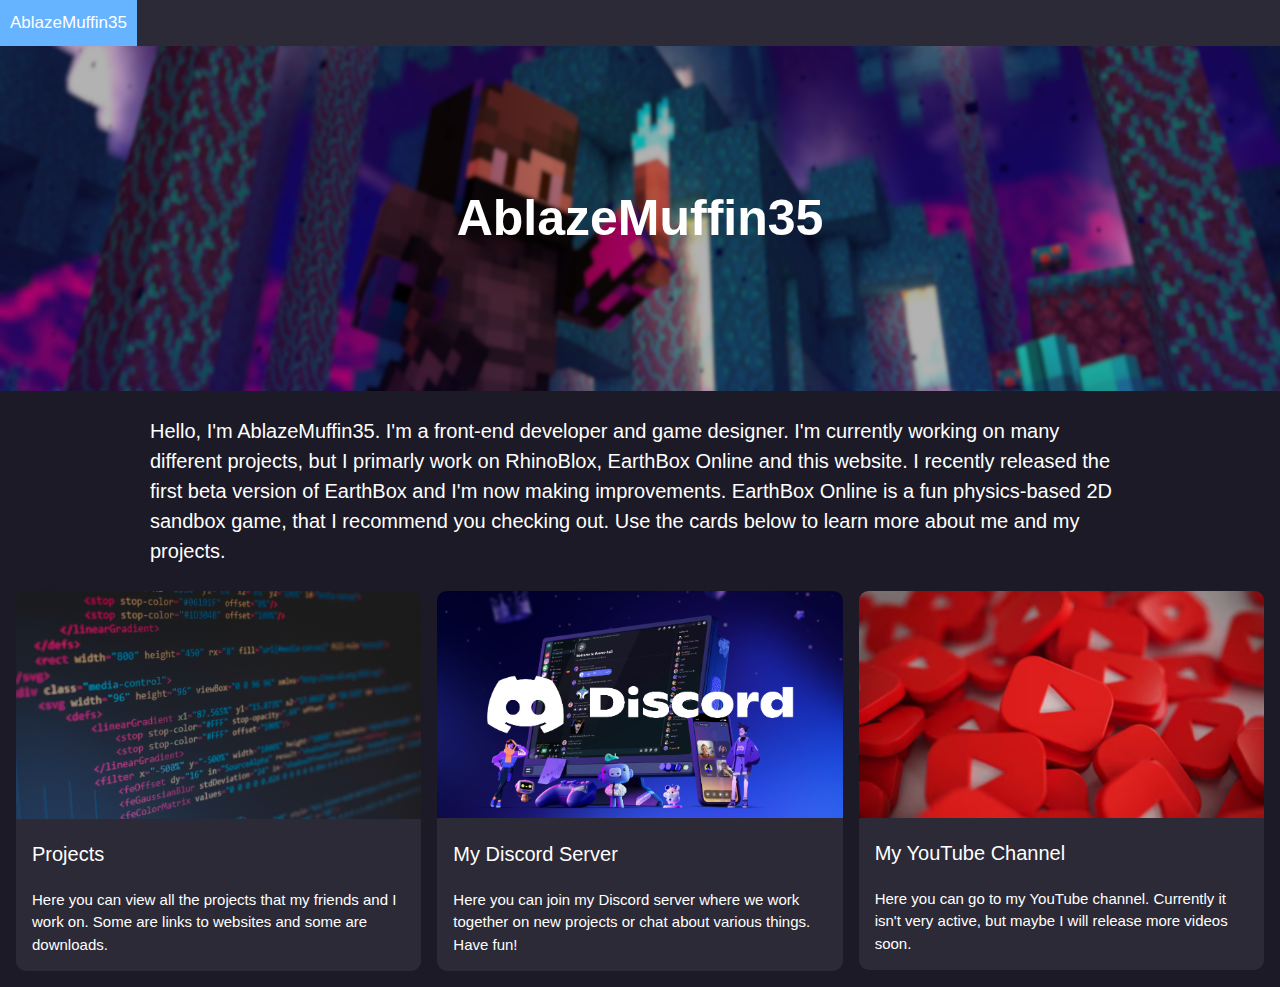
<file: index.html>
<!DOCTYPE html>
<html lang="en">
<head>
    <meta charset="UTF-8">
    <meta name="viewport" content="width=device-width, initial-scale=1.0">
    <link rel="stylesheet" href="https://www.w3schools.com/w3css/4/w3.css">
    <link rel="stylesheet" href="style.css">

    <title>AblazeMuffin35</title>
</head>
<body>
    <div class="topnav">
        <a class="active" href="#" onclick="location.reload()">AblazeMuffin35</a>
    </div>
    <div class="header">
        <h1>AblazeMuffin35</h1>
    </div>
    <div class="maincontainer">
      Hello, I'm AblazeMuffin35. I'm a front-end developer and game designer. I'm currently working on many different projects, but I primarly work on RhinoBlox, EarthBox Online and this website. I recently released the first beta version of EarthBox and I'm now making improvements. EarthBox Online is a fun physics-based 2D sandbox game, that I recommend you checking out. Use the cards below to learn more about me and my projects.
    </div>
    <!--W3.CSS Card Section-->
    <div class="w3-row-padding w3-section">
        <div class="w3-third">
          <div class="link-card" class="w3-card" onclick='window.open("software/index.html", "_self")'>
            <img src="software_card.png" alt="Code" style="width:100%; border-top-left-radius: 9.5px; border-top-right-radius: 9.5px;" draggable="false">
            <div class="w3-container">
              <p style="font-size: 20px">Projects</p>
              <p>Here you can view all the projects that my friends and I work on. Some are links to websites and some are downloads.</p>
            </div>
          </div>
        </div>
        <div class="w3-third">
          <div class="link-card" class="w3-card" onclick='window.open("https://discord.gg/ka7c4ZfE5w")'>
            <img src="discord_card.png" alt="Discord" style="width:100%; border-top-left-radius: 9.5px; border-top-right-radius: 9.5px;" draggable="false">
            <div class="w3-container">
              <p style="font-size: 20px">My Discord Server</p>
              <p>Here you can join my Discord server where we work together on new projects or chat about various things. Have fun!</p>
            </div>
          </div>
        </div>
        <div class="w3-third">
            <div class="link-card" class="w3-card" onclick='window.open("https://www.youtube.com/channel/UCuTHE__Osy3RfITlFiqzTRg")'>
              <img src="youtube_card.png" alt="YouTube" style="width:100%; border-top-left-radius: 9.5px; border-top-right-radius: 9.5px;" draggable="false">
              <div class="w3-container">
                <p style="font-size: 20px">My YouTube Channel</p>
                <p>Here you can go to my YouTube channel. Currently it isn't very active, but maybe I will release more videos soon.</p>
              </div>
            </div>
          </div>
      </div>
</body>
</html>
</file>
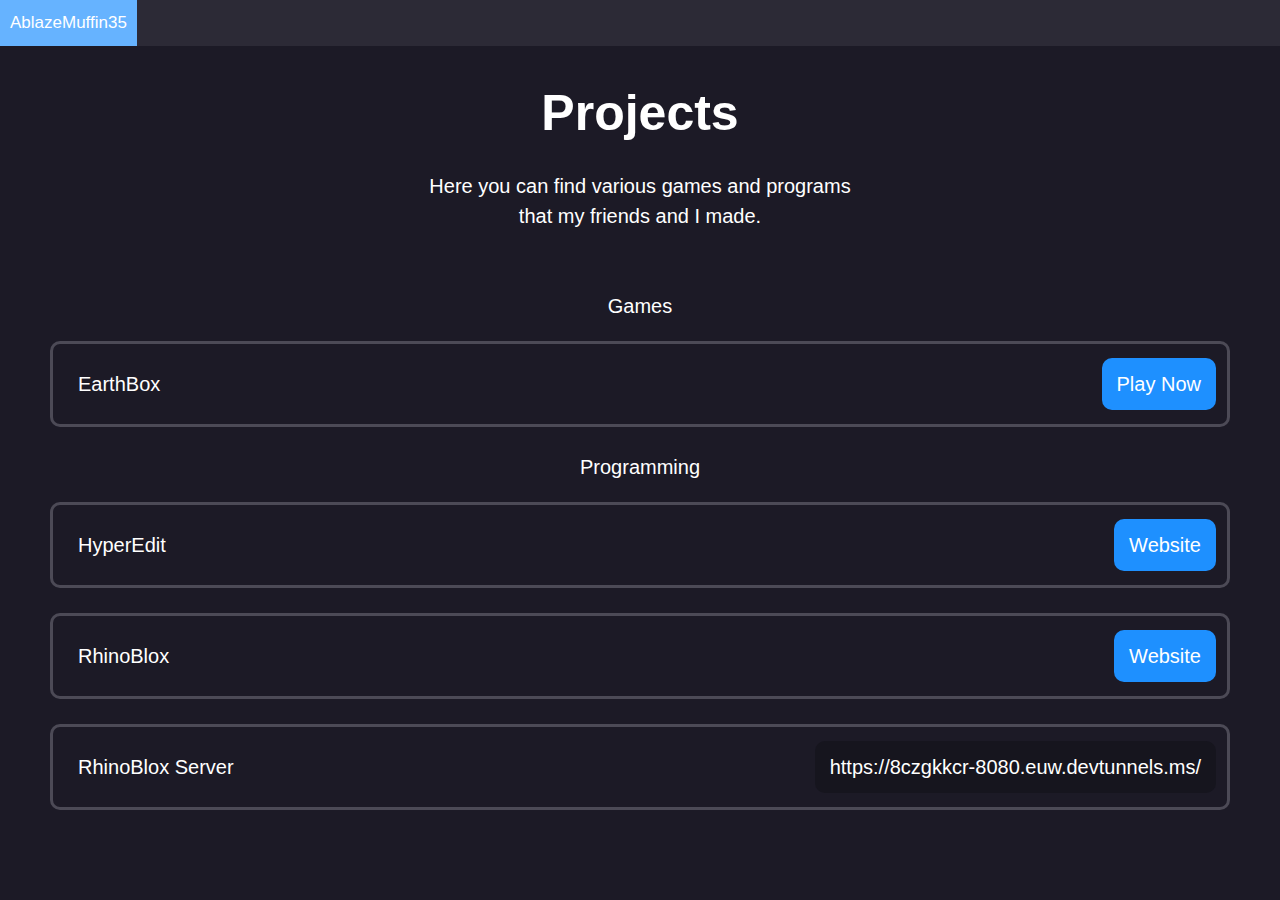
<file: software/index.html>
<!DOCTYPE html>
<html lang="en">
<head>
    <meta charset="UTF-8">
    <meta name="viewport" content="width=device-width, initial-scale=1.0">
    <link rel="stylesheet" href="https://www.w3schools.com/w3css/4/w3.css">
    <link rel="stylesheet" href="../style.css">

    <title>AblazeMuffin35</title>
</head>
<body>
    <div class="topnav">
        <a class="active" href="../index.html">AblazeMuffin35</a>
    </div>
    <div class="category-header">
        <h1>Projects</h1>
        <p>Here you can find various games and programs<br>that my friends and I made.</p>
    </div>
    <div class="mini-header">
        <p>Games</p>
    </div>
    <div class="element">
        <div>EarthBox<div><a class="basic-button" href="https://earthbox.vercel.app">Play Now</a></div></div>
    </div>
    <div class="mini-header">
        <p>Programming</p>
    </div>
    <div class="element">
        <div>HyperEdit<div><a class="basic-button" href="https://hyperedit.vercel.app">Website</a></div></div>
    </div>
    <div class="element">
        <div>RhinoBlox<div><a class="basic-button" href="https://rhinoblox.vercel.app">Website</a></div></div>
    </div>
    <div class="element">
        <div>RhinoBlox Server<div><a class="basic-text">https://8czgkkcr-8080.euw.devtunnels.ms/</a></div></div>
    </div>
    <!--
    <div class="mini-header">
        <p>Mindustry Multiplayer Servers</p>
    </div>
    <div class="element">
        <div>Siligone Network (Survival)<div><a class="basic-text">military-getting.gl.at.ply.gg:51265</a></div></div>
    </div>
    <div class="element">
        <div>Siligone Network (Sandbox)<div><a class="basic-text">state-cordless.gl.at.ply.gg:23981</a></div></div>
    </div>
    -->
</body>
</html>
</file>
<file: style.css>
*{
    box-sizing: border-box;
}

body
{
      font-family: Helvetica, Arial;
      background-color: #1c1a26;
}
  
.topnav
{
      background-color: #2c2a36;
      overflow: hidden;
      transition: all 0.15s;
      user-select: none;
}
  
.topnav a
{
      float: right;
      color: #f2f2f2;
      text-align: center;
      padding: 10px 10px;
      text-decoration: none;
      font-size: 17px;
      transition: all 0.3s;
}
  
.topnav a:hover
{
      background-color: #4c4a56;
}
  
.topnav a.active 
{
      background-color: dodgerblue;
      color: white;
      float: left;
      padding: 10px;
}

.topnav a.active:hover
{
      background-color: hsl(210, 100%, 70%);
}

.header {
      padding: 125px;
      text-align: center;
      background: url("header_background.png") no-repeat;
      background-size: 100% 100%;
      color: white;
      font-size: 30px;
      position: relative;
}

.header p{
    font-size: 20px;
}

.maincontainer
{
      margin-left: 150px;
      margin-right: 150px;
      margin-top: 25px;
      margin-bottom: 25px;
      font-size: 20px;
      color: white;
}

.start-button{
    padding: 10px;
    color: white;
    background-color: transparent;
    border: 3px solid white;
    border-radius: 10px;
    margin-right: 10px;
    cursor: pointer;
    transition: all 0.3s;
    user-select: none;
    text-decoration: none;
}

.start-button:hover{
      background-color: #ffffff33;
}

.link-card{
      background-color: #2c2a36;
      color: white;
      transition: all 0.3s;
      cursor: pointer;
      border-radius: 10px;
      user-select: none;
}

.link-card:hover{
      background-color: #4c4a56;
}

.disabled-link-card{
      background-color: #2c2a36;
      color: white;
      transition: all 0.3s;
      cursor: not-allowed;
      border-radius: 10px;
      user-select: none;
      opacity: 25%;
}

::-webkit-scrollbar {
      display: none;
}

.new-info{
      background-color: dodgerblue;
      border-radius: 20px;
      padding-top: 1.5px;
      padding-bottom: 2px;
      padding-left: 6px;
      padding-right: 6px;
      margin-left: 3px;
      user-select: none;
}

.category-header {
      padding: 20px;
      text-align: center;
      color: white;
      position: relative;
      background-size: 100% 100%;
      font-size: 20px;
}

.element{
      border-radius: 10px;
      border: #4c4a56 3px solid;
      color: white;
      padding-top: 15px;
      padding-bottom: 15px;
      padding-left: 15px;
      padding-right: 1px;
      margin-left: 50px;
      margin-right: 50px;
      margin-bottom: 25px;
      font-size: 20px;
      user-select: none;
}

.element > div{
      position: relative;
      margin: 0 auto;
      text-align: left;
      margin: 10px;
}

.element > div > div{
      position: absolute;
      top: 0;
      width: 100%;
      text-align: right;
}

.basic-button{
      background-color: dodgerblue;
      text-decoration: none;
      color: white;
      padding: 15px;
      border-radius: 10px;
      transition: all 0.3s;
      cursor: pointer;
}

.basic-button:hover{
      background-color: hsl(210, 100%, 70%);
}

.disabled-button{
      background-color: slategray;
      opacity: 50%;
      text-decoration: none;
      color: white;
      padding: 15px;
      border-radius: 10px;
      transition: all 0.3s;
}

.basic-text{
      text-decoration: none;
      color: white;
      background-color: #16151e;
      padding: 15px;
      border-radius: 10px;
      user-select: text;
      cursor: text;
}

h1{
      font-size: 50px;
      font-weight: 750;
}

.mini-header{
      text-align: center;
      color: white;
      position: relative;
      font-size: 20px;
}
</file>
